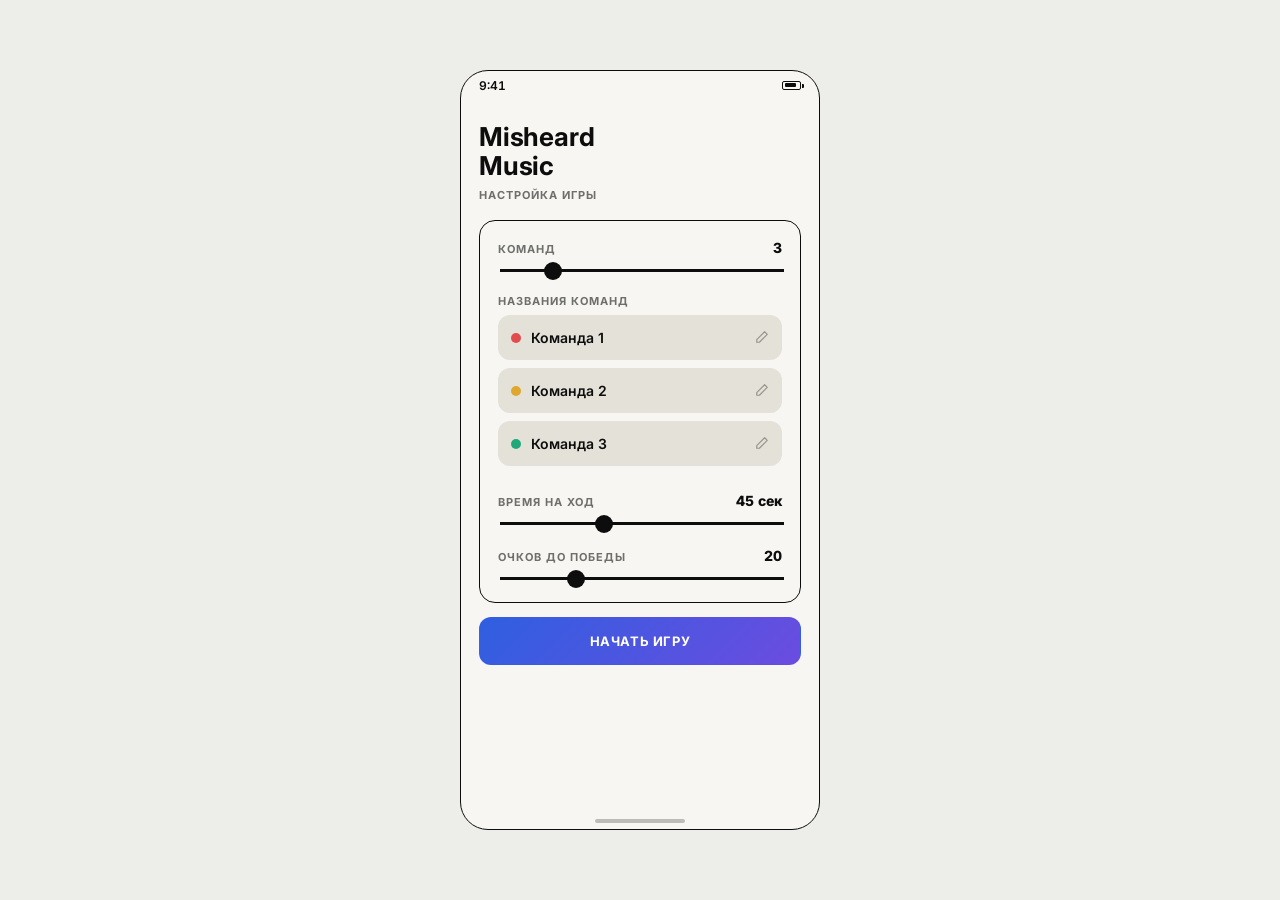
<file: reference-prototype.html>
<!DOCTYPE html>
<html lang="ru">
<head>
<meta charset="UTF-8">
<meta name="viewport" content="width=device-width, initial-scale=1.0">
<title>Misheard Music — прототип v5</title>
<link rel="preconnect" href="https://fonts.googleapis.com">
<link rel="preconnect" href="https://fonts.gstatic.com" crossorigin>
<link href="https://fonts.googleapis.com/css2?family=Inter:wght@400;500;600;700;800&display=swap" rel="stylesheet">
<style>
  html, body { margin:0; padding:0; background:#EDEDE9; min-height:100vh; display:flex; align-items:center; justify-content:center; }

  #mm-outer {
    --ink:#0D0D0D; --paper:#F7F6F2; --card-back:#2F5FE0; --muted:#E4E1D8; --accent:#2F5FE0;
    --font-display: 'Inter', -apple-system, sans-serif;
    --font-body: 'Inter', -apple-system, BlinkMacSystemFont, "Helvetica Neue", Arial, sans-serif;
    --ease-spring: cubic-bezier(.34,1.56,.64,1);
    font-family: var(--font-body);
    width: 360px; margin: 24px auto;
  }
  #mm-outer * { box-sizing: border-box; }

  @media (prefers-reduced-motion: reduce) {
    #mm-outer, #mm-outer * { animation-duration: .001ms !important; animation-iteration-count: 1 !important; transition-duration: .001ms !important; }
  }

  #mm-phone {
    width: 100%; aspect-ratio: 9/19; position: relative;
    border: 1px solid var(--ink); border-radius: 28px; overflow: hidden;
    display: flex; flex-direction: column;
    background-color: var(--paper);
  }
  #mm-statusbar { flex-shrink:0; height:28px; display:flex; align-items:center; justify-content:space-between; padding:0 18px; font-size:12px; font-weight:600; color:var(--ink); font-variant-numeric: tabular-nums; }
  #mm-battery { width:19px; height:9px; border:1.5px solid var(--ink); border-radius:2px; position:relative; }
  #mm-battery::after { content:''; position:absolute; right:-3.5px; top:2.5px; width:2px; height:4px; background:var(--ink); border-radius:0 1px 1px 0; }
  #mm-battery::before { content:''; position:absolute; left:1.5px; top:1.5px; bottom:1.5px; width:11px; background:var(--ink); border-radius:1px; }
  #mm-app { flex:1; overflow-y:auto; overflow-x:hidden; padding: 0 18px 16px; display:flex; flex-direction:column; }
  #mm-home { flex-shrink:0; height:16px; display:flex; align-items:center; justify-content:center; }
  #mm-home .bar { width:90px; height:4px; border-radius:2px; background:var(--ink); opacity:.25; }

  #mm-vignette { position:absolute; inset:0; pointer-events:none; opacity:0; transition:opacity .3s ease; z-index:5; }

  #mm-exit-btn {
    display:none; position:absolute; top:32px; left:12px; z-index:15;
    width:32px; height:32px; border-radius:50%; border:1.5px solid var(--ink); background:var(--paper);
    align-items:center; justify-content:center; cursor:pointer; color:var(--ink);
    transition: transform .15s var(--ease-spring);
  }
  #mm-exit-btn:active { transform: scale(.9); }

  #mm-pause-overlay, #mm-exit-overlay {
    display:none; position:absolute; inset:0; z-index:20;
    background:rgba(13,13,13,.85); color:#fff;
    align-items:center; justify-content:center; flex-direction:column; gap:16px; text-align:center; padding:0 30px;
    animation: mm-fade-in .18s ease;
  }
  #mm-exit-overlay { z-index:25; }
  @keyframes mm-fade-in { from { opacity:0 } to { opacity:1 } }
  .mm-overlay-title { font-family: var(--font-display); font-weight:700; font-size:19px; letter-spacing:.2px; }
  .mm-overlay-sub { font-size:12px; opacity:.75; line-height:1.5; margin-top:-8px; }
  .mm-overlay-actions { display:flex; gap:10px; width:100%; margin-top:4px; }

  .mm-topbar { flex-shrink:0; margin:0 -18px 0; padding:12px 18px 10px 52px; display:flex; justify-content:space-between; align-items:center; gap:8px; }
  .mm-team-pill { display:inline-flex; align-items:center; padding:6px 13px; border-radius:20px; font-weight:700; font-size:11px; text-transform:uppercase; letter-spacing:.6px; color:#fff; max-width:170px; overflow:hidden; text-overflow:ellipsis; white-space:nowrap; animation: mm-pop-in .3s var(--ease-spring); }
  @keyframes mm-pop-in { from { opacity:0; transform: scale(.85) translateY(-3px); } to { opacity:1; transform: scale(1) translateY(0); } }
  .mm-icon-btn { width:32px; height:32px; border-radius:50%; border:1.5px solid var(--ink); background:transparent; display:flex; align-items:center; justify-content:center; cursor:pointer; color:var(--ink); flex-shrink:0; transition: transform .15s var(--ease-spring); }
  .mm-icon-btn:active { transform: scale(.88); }

  .mm-timer-wrap { flex-shrink:0; text-align:center; padding: 4px 0 10px; }
  .mm-timer-num { font-family: var(--font-display); font-size:48px; font-weight:700; letter-spacing:-0.5px; color:var(--ink); line-height:1; font-variant-numeric: tabular-nums; transition: color .2s ease; }
  .mm-timer-num.low-time { color:#E24C4C; animation: mm-pulse .7s ease-in-out infinite; }
  @keyframes mm-pulse { 0%,100% { transform: scale(1); } 50% { transform: scale(1.08); } }
  .mm-timer-track { height:4px; border-radius:2px; background:var(--muted); margin:12px auto 4px; overflow:hidden; }
  .mm-timer-fill { height:100%; border-radius:2px; transition: width 1s linear, background-color .2s ease; }
  .mm-turn-score { font-size:11px; font-weight:600; color:var(--ink); opacity:.5; text-transform:uppercase; letter-spacing:.6px; font-variant-numeric: tabular-nums; }

  .mm-title { font-family: var(--font-display); font-weight:700; letter-spacing:-.2px; }

  .mm-panel { background: var(--paper); border:1px solid var(--ink); border-radius:16px; padding:18px; }
  .mm-btn {
    font-family: var(--font-body); font-weight:700; font-size:13px; text-transform:uppercase; letter-spacing:.6px;
    background:var(--ink); color:#fff; border:1px solid var(--ink); border-radius:12px; padding:15px 16px; cursor:pointer;
    transition: transform .12s var(--ease-spring), opacity .1s ease;
  }
  .mm-btn:active { transform: scale(.97); opacity:.9; }
  .mm-btn.ghost { background: transparent; color: var(--ink); }
  .mm-btn.danger { background:#E24C4C; border-color:#E24C4C; }
  .mm-btn.primary {
    background: linear-gradient(135deg, #2F5FE0 0%, #6B4CE0 100%);
    border-color: transparent;
  }

  .mm-chip { border:1px solid var(--ink); border-radius:12px; padding:8px; text-align:center; background:var(--paper); animation: mm-pop-in .28s var(--ease-spring) backwards; }
  .mm-chip.active { background: var(--ink); color:#fff; }

  .mm-row-between { display:flex; justify-content:space-between; align-items:baseline; }

  .mm-stack { position:relative; margin: 6px 4px 0; }
  .mm-card-back { position:absolute; inset:0; border-radius:20px; background: var(--muted); }
  .mm-card-back.b1 { transform: rotate(3deg) translate(0,4px); z-index:0; }
  .mm-card {
    position:relative; z-index:2; border-radius:20px; box-shadow: 0 12px 28px rgba(0,0,0,.18);
    user-select:none; cursor:pointer; color:#fff; overflow:hidden;
    transition: transform .12s var(--ease-spring);
  }
  .mm-card.pressing { transform: scale(.98); }
  .mm-face { position:absolute; top:24px; left:22px; right:22px; text-align:left; }

  #mm-app input[type=range] { -webkit-appearance:none; width:100%; height:3px; background:var(--ink); outline:none; }
  #mm-app input[type=range]::-webkit-slider-thumb { -webkit-appearance:none; width:18px; height:18px; border-radius:50%; background:var(--ink); cursor:pointer; transition: transform .12s var(--ease-spring); }
  #mm-app input[type=range]::-webkit-slider-thumb:active { transform: scale(1.2); }

  .mm-team-row { position:relative; display:flex; align-items:center; gap:10px; background:var(--muted); border-radius:12px; padding:2px 12px; margin-bottom:8px; border:1.5px solid transparent; transition: border-color .12s ease, background .12s ease; }
  .mm-team-row:focus-within { border-color: var(--accent); background:#fff; }
  .mm-team-dot { width:10px; height:10px; border-radius:50%; flex-shrink:0; }
  .mm-team-row input[type=text] { font-family: var(--font-body); border:none; background:transparent; padding:11px 0; width:100%; color:var(--ink); font-weight:600; font-size:14px; outline:none; }
  .mm-team-pencil { opacity:.35; flex-shrink:0; color:var(--ink); }

  .mm-label { font-size:11px; text-transform:uppercase; letter-spacing:1px; font-weight:700; opacity:.55; }
  .mm-value { font-size:14px; font-weight:800; color:var(--ink); font-variant-numeric: tabular-nums; }
  .mm-rule { border:none; border-top:1px solid rgba(255,255,255,.35); margin:12px 0; }

  .mm-legend { min-height:96px; display:flex; flex-direction:column; justify-content:flex-start; margin-top:18px; }
  .mm-legend-hint { text-align:center; font-size:10px; margin:0 0 14px; text-transform:uppercase; letter-spacing:.5px; color:var(--ink); opacity:.5; }
  .mm-legend-row { display:flex; justify-content:center; align-items:center; gap:28px; }
  .mm-legend-side { display:flex; align-items:center; gap:10px; }
  .mm-icon-badge { width:46px; height:46px; border-radius:50%; display:flex; align-items:center; justify-content:center; font-weight:800; font-size:22px; color:#fff; flex-shrink:0; cursor:pointer; border:none; transition: transform .15s var(--ease-spring); }
  .mm-icon-badge:active { transform: scale(.85); }
</style>
</head>
<body>

<div id="mm-outer">
  <div id="mm-phone">
    <div id="mm-statusbar"><span>9:41</span><span id="mm-battery"></span></div>
    <button id="mm-exit-btn" aria-label="В меню">
      <svg width="14" height="14" viewBox="0 0 16 16"><path d="M10 2 L4 8 L10 14" stroke="currentColor" stroke-width="2" fill="none" stroke-linecap="round" stroke-linejoin="round"/></svg>
    </button>
    <div id="mm-app"></div>
    <div id="mm-home"><div class="bar"></div></div>
    <div id="mm-vignette"></div>

    <div id="mm-pause-overlay">
      <div class="mm-overlay-title">Пауза</div>
      <button id="resume-btn" class="mm-btn" style="background:#fff;color:var(--ink);border-color:#fff">Продолжить</button>
    </div>

    <div id="mm-exit-overlay">
      <div class="mm-overlay-title">Выйти в меню?</div>
      <div class="mm-overlay-sub">Текущая игра и весь счёт будут потеряны</div>
      <div class="mm-overlay-actions">
        <button id="exit-cancel-btn" class="mm-btn ghost" style="flex:1;color:#fff;border-color:#fff">Отмена</button>
        <button id="exit-confirm-btn" class="mm-btn danger" style="flex:1">Выйти</button>
      </div>
    </div>
  </div>
</div>

<script>
(function(){
  const CARDS = [
    {mis:"Мама, я лечу, дай мне ключ", real:"Малиновый рассвет над рекой", artist:"Огни Заката", title:"Малиновый Рассвет"},
    {mis:"Дайте кофе, дядя Толя пьёт", real:"Дай мне знак, что ты ещё жива", artist:"Ночной Трамвай", title:"Дай Мне Знак"},
    {mis:"Вот и лето, вот и лето, а зимы больше нет", real:"Погода в доме была так себе", artist:"Дачники", title:"Погода В Доме"},
    {mis:"Он украл мой чемодан, чемодан, чемодан", real:"Ты меня совсем не бережёшь", artist:"Южный Экспресс", title:"Не Бережёшь"},
    {mis:"Сидоров стучит в окно, окно, окно", real:"Снег летит, кружится над двором", artist:"Северный Ветер", title:"Снег Кружится"},
    {mis:"Я тебя слепила из того, что было, а потом влюбилась", real:"Собрала его из хлама и любви", artist:"Малина Band", title:"Из Того, Что Было"},
    {mis:"Батарея, батарея, всё горячее и горячее", real:"Осень греет тише, чем весна", artist:"Городской Джаз", title:"Тише, Чем Весна"},
    {mis:"Дай мне руку, дай мне ногу, дай мне пятое число", real:"Half of my heart glows in the moonlight", artist:"Paper Owls", title:"Half The Moon"},
    {mis:"Вышел ёжик из тумана, вынул ножик из кармана", real:"Центральный вокзал, поезд в темноте", artist:"Тюремный Блюз", title:"Ночной Централ"},
    {mis:"Ну постой, ну постой, я в аптеку за тобой", real:"Ну постой, не грусти, всё пройдёт", artist:"Дворовые Ребята", title:"Ну Постой"},
    {mis:"Крылатые качели летят, летят, летят, а я в них не сижу", real:"Крылатые качели несут меня в мечту", artist:"Детская Карусель", title:"Крылатые Качели"},
    {mis:"Позови меня тихо по имени, разбуди среди ночи и щей налей", real:"Позови меня тихо по имени, растревожь тишину", artist:"Ночная Птица", title:"Позови Тихо"}
  ];
  const TEAM_COLORS = ['#E24C4C','#E0A72F','#1FA97A','#6B4CE0','#D6316C','#2F8FE0'];
  const ANSWER_BLUE = '#2F5FE0';
  const INK = '#0D0D0D';
  const CORRECT_COLOR = '#1FA97A';
  const WRONG_COLOR = '#E24C4C';
  const LOW_TIME_THRESHOLD = 10;

  let teamsCount = 3, roundTime = 45, targetScore = 20;
  let teamNames = ['Команда 1','Команда 2','Команда 3'];
  let scores = [], turnIndex = 0, timeLeft = 0, timerId = null, paused = false, pausedByExitModal = false;
  let deck = [], deckPos = 0, turnScore = 0;
  let currentCard = null, flipped = false, hasRevealed = false;
  let screenState = 'setup';

  const app = document.getElementById('mm-app');
  const vignette = document.getElementById('mm-vignette');
  const pauseOverlay = document.getElementById('mm-pause-overlay');
  const exitOverlay = document.getElementById('mm-exit-overlay');
  const exitBtn = document.getElementById('mm-exit-btn');

  document.getElementById('resume-btn').onclick = resumeTimer;

  exitBtn.onclick = () => {
    pausedByExitModal = !paused && timerId !== null;
    if(pausedByExitModal){ clearInterval(timerId); }
    exitOverlay.style.display = 'flex';
  };
  document.getElementById('exit-cancel-btn').onclick = () => {
    exitOverlay.style.display = 'none';
    if(pausedByExitModal){ timerId = setInterval(tick, 1000); pausedByExitModal = false; }
  };
  document.getElementById('exit-confirm-btn').onclick = () => {
    clearInterval(timerId);
    paused = false; pausedByExitModal = false;
    exitOverlay.style.display = 'none';
    pauseOverlay.style.display = 'none';
    renderSetup();
  };

  function setScreenState(state){
    screenState = state;
    exitBtn.style.display = (state === 'setup') ? 'none' : 'flex';
  }

  function flashVignette(correct){
    vignette.style.background = correct
      ? `radial-gradient(ellipse at center, transparent 40%, ${CORRECT_COLOR} 170%)`
      : `radial-gradient(ellipse at center, transparent 40%, ${WRONG_COLOR} 170%)`;
    vignette.style.opacity = '1';
    setTimeout(()=>{ vignette.style.opacity = '0'; }, 300);
  }

  function shuffle(arr){
    const a = arr.slice();
    for(let i=a.length-1;i>0;i--){
      const j = Math.floor(Math.random()*(i+1));
      [a[i],a[j]]=[a[j],a[i]];
    }
    return a;
  }

  function syncTeamNames(){
    while(teamNames.length < teamsCount) teamNames.push('Команда ' + (teamNames.length+1));
    teamNames.length = teamsCount;
  }

  function renderTeamInputs(){
    syncTeamNames();
    const wrap = document.getElementById('team-names-wrap');
    wrap.innerHTML = teamNames.map((name,i)=>`
      <div class="mm-team-row">
        <span class="mm-team-dot" style="background:${TEAM_COLORS[i % TEAM_COLORS.length]}"></span>
        <input type="text" data-idx="${i}" class="team-name-input" value="${name}" placeholder="Команда ${i+1}" maxlength="20">
        <span class="mm-team-pencil">
          <svg width="14" height="14" viewBox="0 0 16 16"><path d="M11 2 L14 5 L5 14 L2 14 L2 11 Z" stroke="currentColor" stroke-width="1.4" fill="none" stroke-linejoin="round"/></svg>
        </span>
      </div>
    `).join('');
    wrap.querySelectorAll('.team-name-input').forEach(inp=>{
      inp.oninput = (e)=>{
        const i = +e.target.dataset.idx;
        teamNames[i] = e.target.value.trim() || ('Команда ' + (i+1));
      };
    });
  }

  function arrowSVG(color, flip){
    return `<svg width="30" height="24" viewBox="0 0 70 56" style="display:block${flip ? ';transform:scaleX(-1)':''}">
      <path d="M8 48 C 20 20, 40 10, 58 10" stroke="${color}" stroke-width="8" fill="none" stroke-linecap="round"/>
      <path d="M44 4 L60 10 L52 26" stroke="${color}" stroke-width="8" fill="none" stroke-linecap="round" stroke-linejoin="round"/>
    </svg>`;
  }

  function pauseIconSVG(){
    return `<svg width="13" height="13" viewBox="0 0 16 16"><rect x="3" y="2" width="3.2" height="12" rx="1" fill="currentColor"/><rect x="9.8" y="2" width="3.2" height="12" rx="1" fill="currentColor"/></svg>`;
  }

  function renderSetup(){
    setScreenState('setup');
    syncTeamNames();
    app.innerHTML = `
      <div style="text-align:left;padding:24px 0 18px">
        <div class="mm-title" style="font-size:26px;line-height:1.1;color:var(--ink)">Misheard<br>Music</div>
        <div class="mm-label" style="margin-top:8px">Настройка игры</div>
      </div>

      <div class="mm-panel" style="display:flex;flex-direction:column;gap:18px;margin-bottom:14px">
        <div>
          <div class="mm-row-between"><span class="mm-label">Команд</span><span class="mm-value" id="tc-out">${teamsCount}</span></div>
          <input type="range" id="tc" min="2" max="8" step="1" value="${teamsCount}" style="margin-top:8px">
        </div>
        <div>
          <div class="mm-label" style="margin-bottom:7px">Названия команд</div>
          <div id="team-names-wrap"></div>
        </div>
        <div>
          <div class="mm-row-between"><span class="mm-label">Время на ход</span><span class="mm-value" id="rt-out">${roundTime} сек</span></div>
          <input type="range" id="rt" min="20" max="90" step="5" value="${roundTime}" style="margin-top:8px">
        </div>
        <div>
          <div class="mm-row-between"><span class="mm-label">Очков до победы</span><span class="mm-value" id="ts-out">${targetScore}</span></div>
          <input type="range" id="ts" min="10" max="50" step="5" value="${targetScore}" style="margin-top:8px">
        </div>
      </div>

      <button id="start-btn" class="mm-btn primary" style="width:100%">Начать игру</button>
    `;
    renderTeamInputs();
    document.getElementById('tc').oninput = e => {
      teamsCount = +e.target.value;
      document.getElementById('tc-out').textContent = teamsCount;
      renderTeamInputs();
    };
    document.getElementById('rt').oninput = e => { roundTime = +e.target.value; document.getElementById('rt-out').textContent = roundTime + ' сек'; };
    document.getElementById('ts').oninput = e => { targetScore = +e.target.value; document.getElementById('ts-out').textContent = targetScore; };
    document.getElementById('start-btn').onclick = () => {
      syncTeamNames();
      scores = Array(teamsCount).fill(0);
      turnIndex = 0;
      deck = shuffle(CARDS);
      deckPos = 0;
      renderPreTurn();
    };
  }

  function scoreRow(){
    return `<div style="display:flex;gap:6px;flex-wrap:wrap;margin-bottom:16px">
      ${scores.map((s,i)=>`<div class="mm-chip ${i===turnIndex?'active':''}" style="flex:1;min-width:70px;animation-delay:${i*40}ms">
        <div class="mm-label" style="opacity:${i===turnIndex?'.85':'.5'};color:inherit;overflow:hidden;text-overflow:ellipsis;white-space:nowrap">${teamNames[i]}</div>
        <div style="font-size:17px;font-weight:800;font-variant-numeric:tabular-nums">${s}</div>
      </div>`).join('')}
    </div>`;
  }

  function renderPreTurn(){
    setScreenState('preturn');
    app.innerHTML = `
      <div style="flex:1;display:flex;flex-direction:column;justify-content:center">
        ${scoreRow()}
        <div class="mm-panel" style="text-align:left">
          <div class="mm-label">Ход команды</div>
          <div class="mm-title" style="font-size:22px;margin:8px 0 10px;color:var(--ink)">${teamNames[turnIndex]}</div>
          <p style="font-size:12px;line-height:1.5;margin:0 0 16px;color:var(--ink);opacity:.65">Игрок 1 читает ослышку ровным голосом, не подпевая. Игрок 2 угадывает вслух. Дальше — только жесты.</p>
          <button id="go-btn" class="mm-btn primary" style="width:100%">Начать ход (${roundTime} сек)</button>
        </div>
      </div>
    `;
    document.getElementById('go-btn').onclick = startTurn;
  }

  function nextCard(){
    if(deckPos >= deck.length){ deck = shuffle(CARDS); deckPos = 0; }
    currentCard = deck[deckPos++];
    flipped = false;
    hasRevealed = false;
  }

  function startTurn(){
    turnScore = 0;
    timeLeft = roundTime;
    paused = false;
    nextCard();
    renderTurn();
    timerId = setInterval(tick, 1000);
  }

  function tick(){
    timeLeft--;
    updateTimerUI();
    if(timeLeft<=0){ clearInterval(timerId); endTurn(); }
  }

  function updateTimerUI(){
    const t = document.getElementById('timer-out');
    if(t){
      t.textContent = timeLeft;
      t.classList.toggle('low-time', timeLeft > 0 && timeLeft <= LOW_TIME_THRESHOLD);
    }
    const bar = document.getElementById('timer-bar-fill');
    if(bar){
      bar.style.width = Math.max(0, (timeLeft/roundTime*100)) + '%';
      bar.style.backgroundColor = (timeLeft <= LOW_TIME_THRESHOLD) ? WRONG_COLOR : '';
    }
  }

  function pauseTimer(){
    if(paused) return;
    paused = true;
    clearInterval(timerId);
    pauseOverlay.style.display = 'flex';
  }

  function resumeTimer(){
    if(!paused) return;
    paused = false;
    pauseOverlay.style.display = 'none';
    timerId = setInterval(tick, 1000);
  }

  function faceHTML(isMis){
    if(isMis){
      return `<div class="mm-label" style="color:#fff;opacity:.6;margin-bottom:10px">КАК СЛЫШИТСЯ</div>
        <div style="font-size:19px;font-weight:800;line-height:1.28">${currentCard.mis}</div>`;
    }
    return `<div class="mm-label" style="color:#fff;opacity:.6;margin-bottom:10px">НА САМОМ ДЕЛЕ ЭТО</div>
      <div style="font-size:19px;font-weight:800;line-height:1.28">${currentCard.real}</div>
      <hr class="mm-rule">
      <div style="font-size:13px;font-weight:700;color:#fff;opacity:.85">${currentCard.artist}</div>
      <div style="font-size:12px;font-weight:500;color:#fff;opacity:.6">${currentCard.title}</div>`;
  }

  function fixCardHeight(){
    const card = document.getElementById('card');
    const faceMis = document.getElementById('face-mis');
    const faceReal = document.getElementById('face-real');
    if(!card || !faceMis || !faceReal) return;
    card.style.height = 'auto';
    const hMis = faceMis.offsetHeight;
    const hReal = faceReal.offsetHeight;
    const maxH = Math.max(hMis, hReal);
    card.style.height = (maxH + 48) + 'px';
  }

  function renderTurn(){
    setScreenState('turn');
    const teamColor = TEAM_COLORS[turnIndex % TEAM_COLORS.length];
    const cardBg = flipped ? ANSWER_BLUE : INK;
    const pct = Math.max(0, (timeLeft/roundTime*100));
    const isLow = timeLeft > 0 && timeLeft <= LOW_TIME_THRESHOLD;

    app.innerHTML = `
      <div class="mm-topbar">
        <span class="mm-team-pill" style="background:${teamColor}" title="${teamNames[turnIndex]}">${teamNames[turnIndex]}</span>
        <button id="pause-btn" class="mm-icon-btn" aria-label="Пауза">${pauseIconSVG()}</button>
      </div>

      <div class="mm-timer-wrap">
        <div class="mm-timer-num${isLow?' low-time':''}" id="timer-out">${timeLeft}</div>
        <div class="mm-timer-track"><div class="mm-timer-fill" id="timer-bar-fill" style="width:${pct}%;background-color:${isLow?WRONG_COLOR:teamColor}"></div></div>
        <div class="mm-turn-score">Очки хода: <span id="turn-score">${turnScore>=0?'+':''}${turnScore}</span></div>
      </div>

      <div style="flex:1;display:flex;flex-direction:column;justify-content:center">
        <div class="mm-stack">
          <div class="mm-card-back b1"></div>
          <div id="card" class="mm-card" style="background:${cardBg}">
            <div class="mm-face" id="face-mis" style="opacity:${!flipped?1:0}">${faceHTML(true)}</div>
            <div class="mm-face" id="face-real" style="opacity:${flipped?1:0}">${faceHTML(false)}</div>
          </div>
        </div>

        <div class="mm-legend" style="opacity:${hasRevealed?1:0};pointer-events:${hasRevealed?'auto':'none'};transition:opacity .15s ease">
          <p class="mm-legend-hint">Нажми ещё раз, чтобы перевернуть обратно</p>
          <div class="mm-legend-row">
            <div class="mm-legend-side">
              ${arrowSVG(INK, true)}
              <button class="mm-icon-badge" id="wrong-badge" style="background:${WRONG_COLOR}">✗</button>
            </div>
            <div class="mm-legend-side">
              <button class="mm-icon-badge" id="right-badge" style="background:${CORRECT_COLOR}">✓</button>
              ${arrowSVG(INK, false)}
            </div>
          </div>
        </div>
        ${!hasRevealed ? `<p class="mm-legend-hint" style="margin-top:18px">Тапни карточку, чтобы увидеть ответ</p>` : ''}
      </div>
    `;

    fixCardHeight();
    attachCardGestures(document.getElementById('card'));
    document.getElementById('pause-btn').onclick = pauseTimer;
    const wrongBadge = document.getElementById('wrong-badge');
    const rightBadge = document.getElementById('right-badge');
    if(wrongBadge) wrongBadge.onclick = ()=> { if(!hasRevealed) return; flashVignette(false); advance(false); };
    if(rightBadge) rightBadge.onclick = ()=> { if(!hasRevealed) return; flashVignette(true); advance(true); };
  }

  function attachCardGestures(cardEl){
    let dragState = null;
    cardEl.style.touchAction = 'none';

    cardEl.addEventListener('pointerdown', (e)=>{
      if(paused) return;
      dragState = {startX:e.clientX, dx:0, moved:false};
      if(cardEl.setPointerCapture){ try{ cardEl.setPointerCapture(e.pointerId); }catch(err){} }
      cardEl.style.transition = 'none';
      cardEl.classList.add('pressing');
    });

    cardEl.addEventListener('pointermove', (e)=>{
      if(!dragState) return;
      dragState.dx = e.clientX - dragState.startX;
      if(Math.abs(dragState.dx) > 6) dragState.moved = true;
      if(hasRevealed){
        const clampedDx = Math.max(-160, Math.min(160, dragState.dx));
        const rot = clampedDx/16;
        cardEl.style.transform = `translateX(${clampedDx}px) rotate(${rot}deg)`;
      }
    });

    const end = ()=>{
      if(!dragState) return;
      const dx = dragState.dx;
      cardEl.classList.remove('pressing');
      cardEl.style.transition = 'transform .2s var(--ease-spring)';

      if(hasRevealed && dx > 90){
        flashVignette(true);
        cardEl.style.transform = `translateX(260px) rotate(16deg)`;
        cardEl.style.opacity = '0';
        setTimeout(()=>advance(true), 130);
      } else if(hasRevealed && dx < -90){
        flashVignette(false);
        cardEl.style.transform = `translateX(-260px) rotate(-16deg)`;
        cardEl.style.opacity = '0';
        setTimeout(()=>advance(false), 130);
      } else if(!dragState.moved){
        flipped = !flipped;
        hasRevealed = true;
        renderTurn();
      } else {
        cardEl.style.transform = '';
      }
      dragState = null;
    };

    cardEl.addEventListener('pointerup', end);
    cardEl.addEventListener('pointercancel', end);
  }

  function advance(correct){
    turnScore += correct ? 1 : -1;
    if(timeLeft<=0 || paused) return;
    nextCard();
    renderTurn();
  }

  function endTurn(){
    setScreenState('endturn');
    scores[turnIndex] = Math.max(0, scores[turnIndex] + turnScore);
    const won = scores[turnIndex] >= targetScore;
    app.innerHTML = `
      <div style="flex:1;display:flex;flex-direction:column;justify-content:center">
        ${scoreRow()}
        <div class="mm-panel">
          <div class="mm-label">Время вышло</div>
          <div class="mm-title" style="font-size:19px;margin:8px 0 16px;color:var(--ink)">${teamNames[turnIndex]}: ${turnScore>=0?'+':''}${turnScore} ${Math.abs(turnScore)===1?'очко':'очков'}</div>
          <button id="cont-btn" class="mm-btn primary" style="width:100%">${won ? 'Смотреть результат' : 'Следующая команда'}</button>
        </div>
      </div>
    `;
    document.getElementById('cont-btn').onclick = ()=>{
      if(won){ renderWin(); return; }
      turnIndex = (turnIndex+1) % teamsCount;
      renderPreTurn();
    };
  }

  function renderWin(){
    setScreenState('win');
    const maxScore = Math.max(...scores);
    const winners = scores.map((s,i)=>({s,i})).filter(x=>x.s===maxScore);
    app.innerHTML = `
      <div style="flex:1;display:flex;flex-direction:column;justify-content:center">
        <div class="mm-label">Игра окончена</div>
        <div class="mm-title" style="font-size:22px;margin:8px 0 16px;line-height:1.25;color:var(--ink)">
          ${winners.length>1 ? 'Ничья: ' + winners.map(w=>teamNames[w.i]).join(', ') : 'Победила «' + teamNames[winners[0].i] + '»'}
        </div>
        ${scoreRow()}
        <button id="again-btn" class="mm-btn ghost" style="width:100%;border:1px solid var(--ink)">Играть заново</button>
      </div>
    `;
    document.getElementById('again-btn').onclick = renderSetup;
  }

  renderSetup();
})();
</script>
</body>
</html>
</file>
